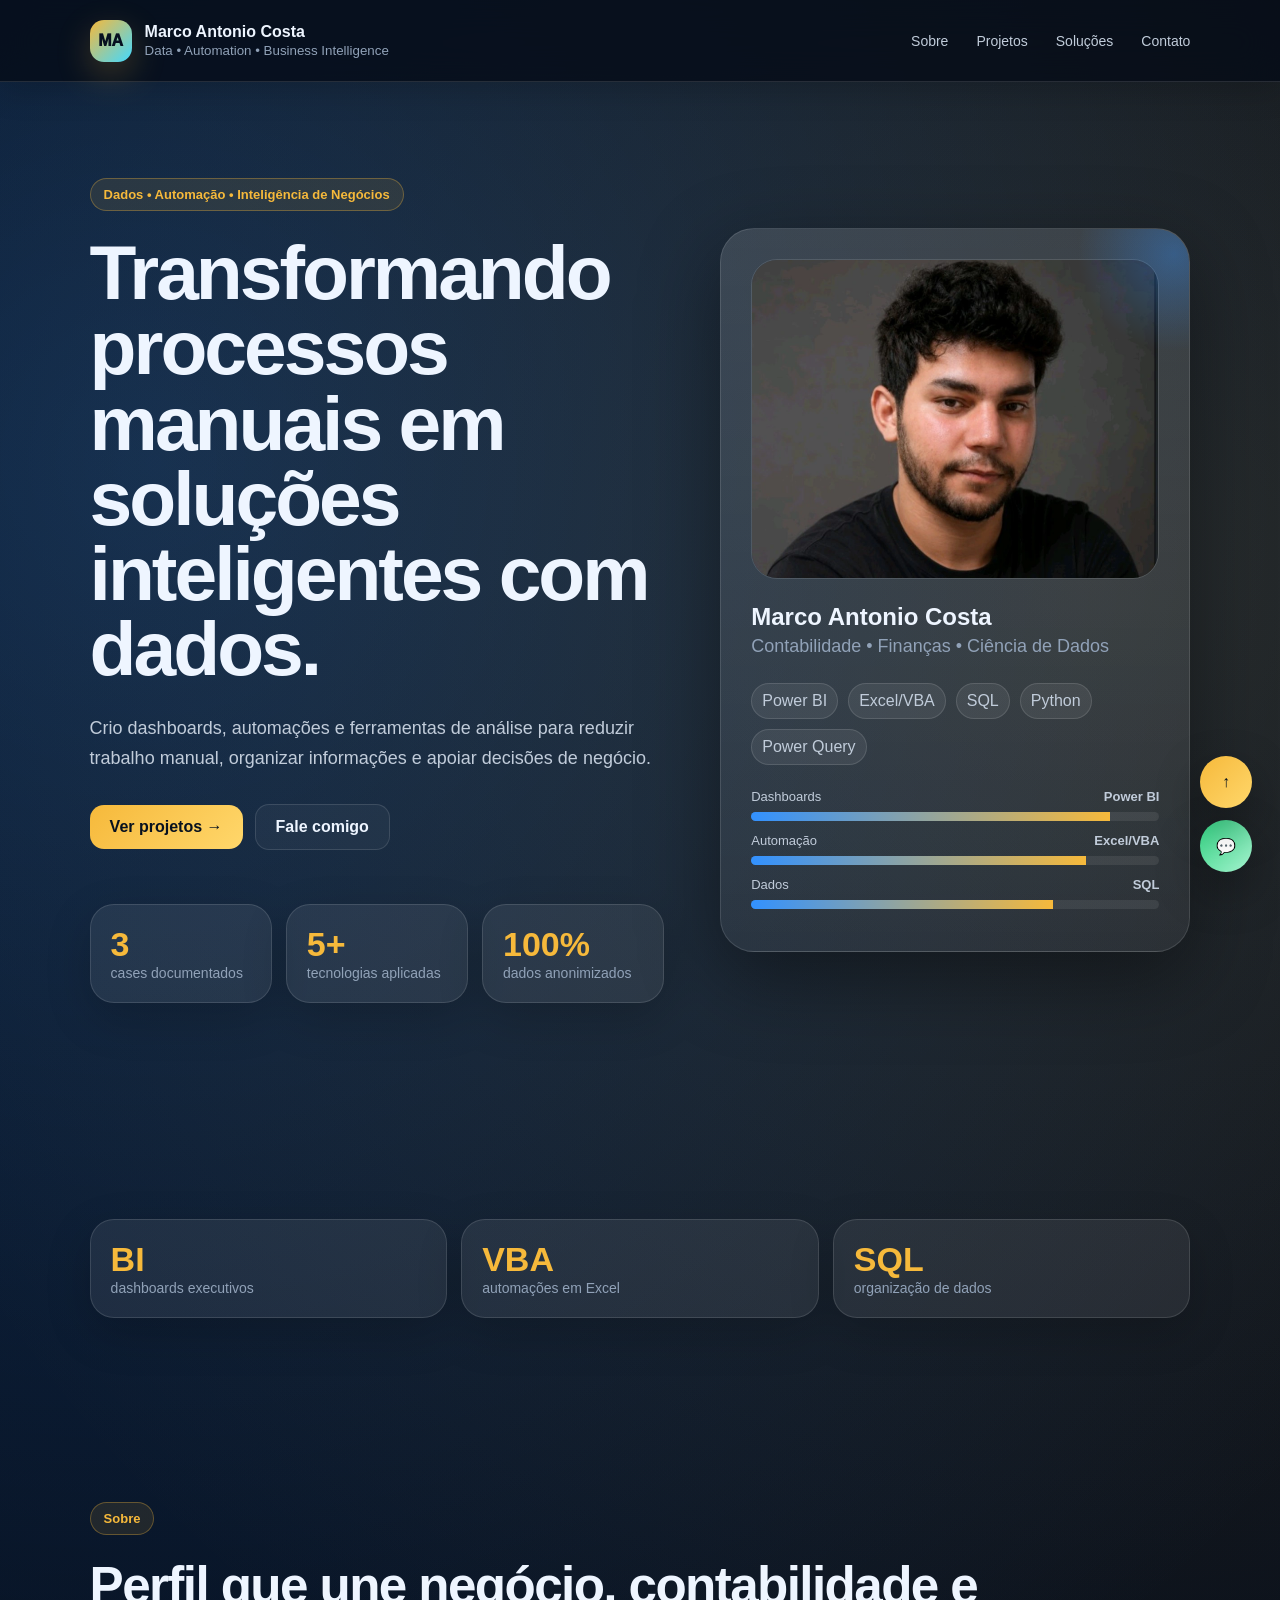
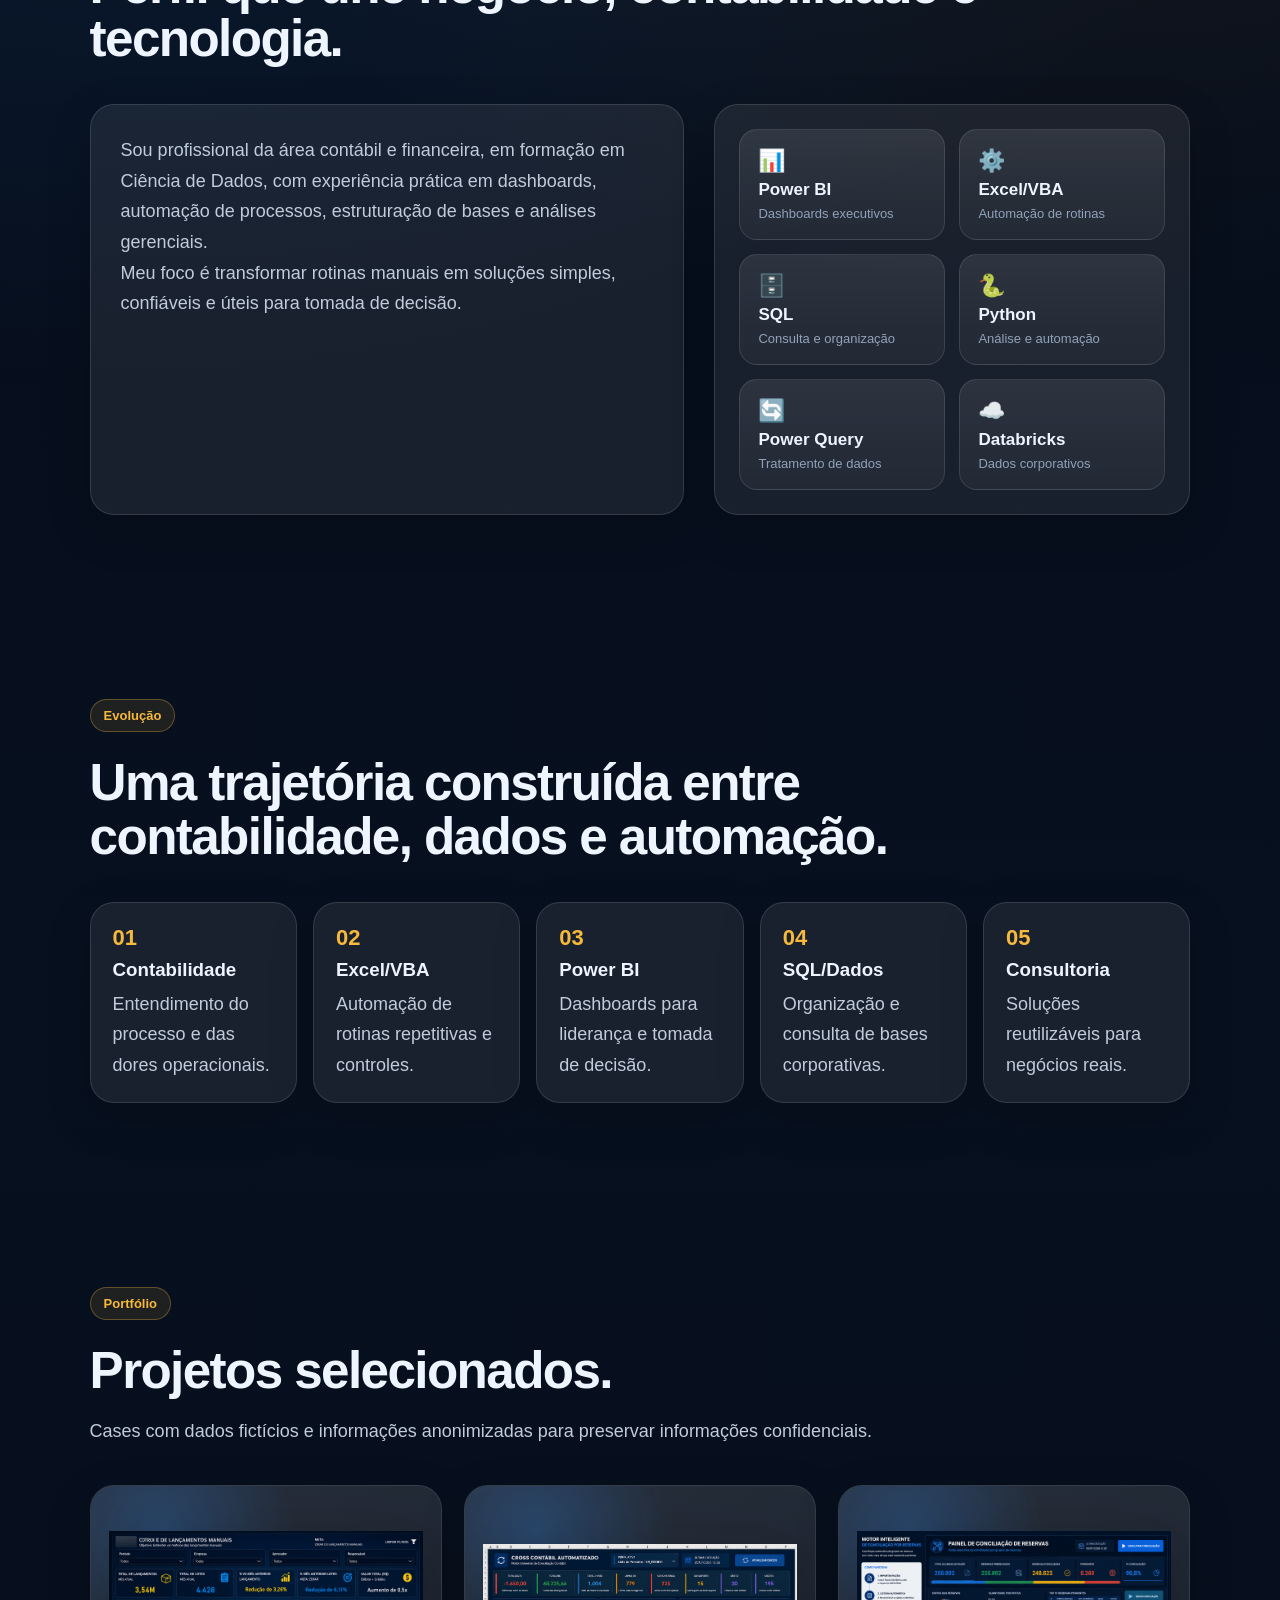
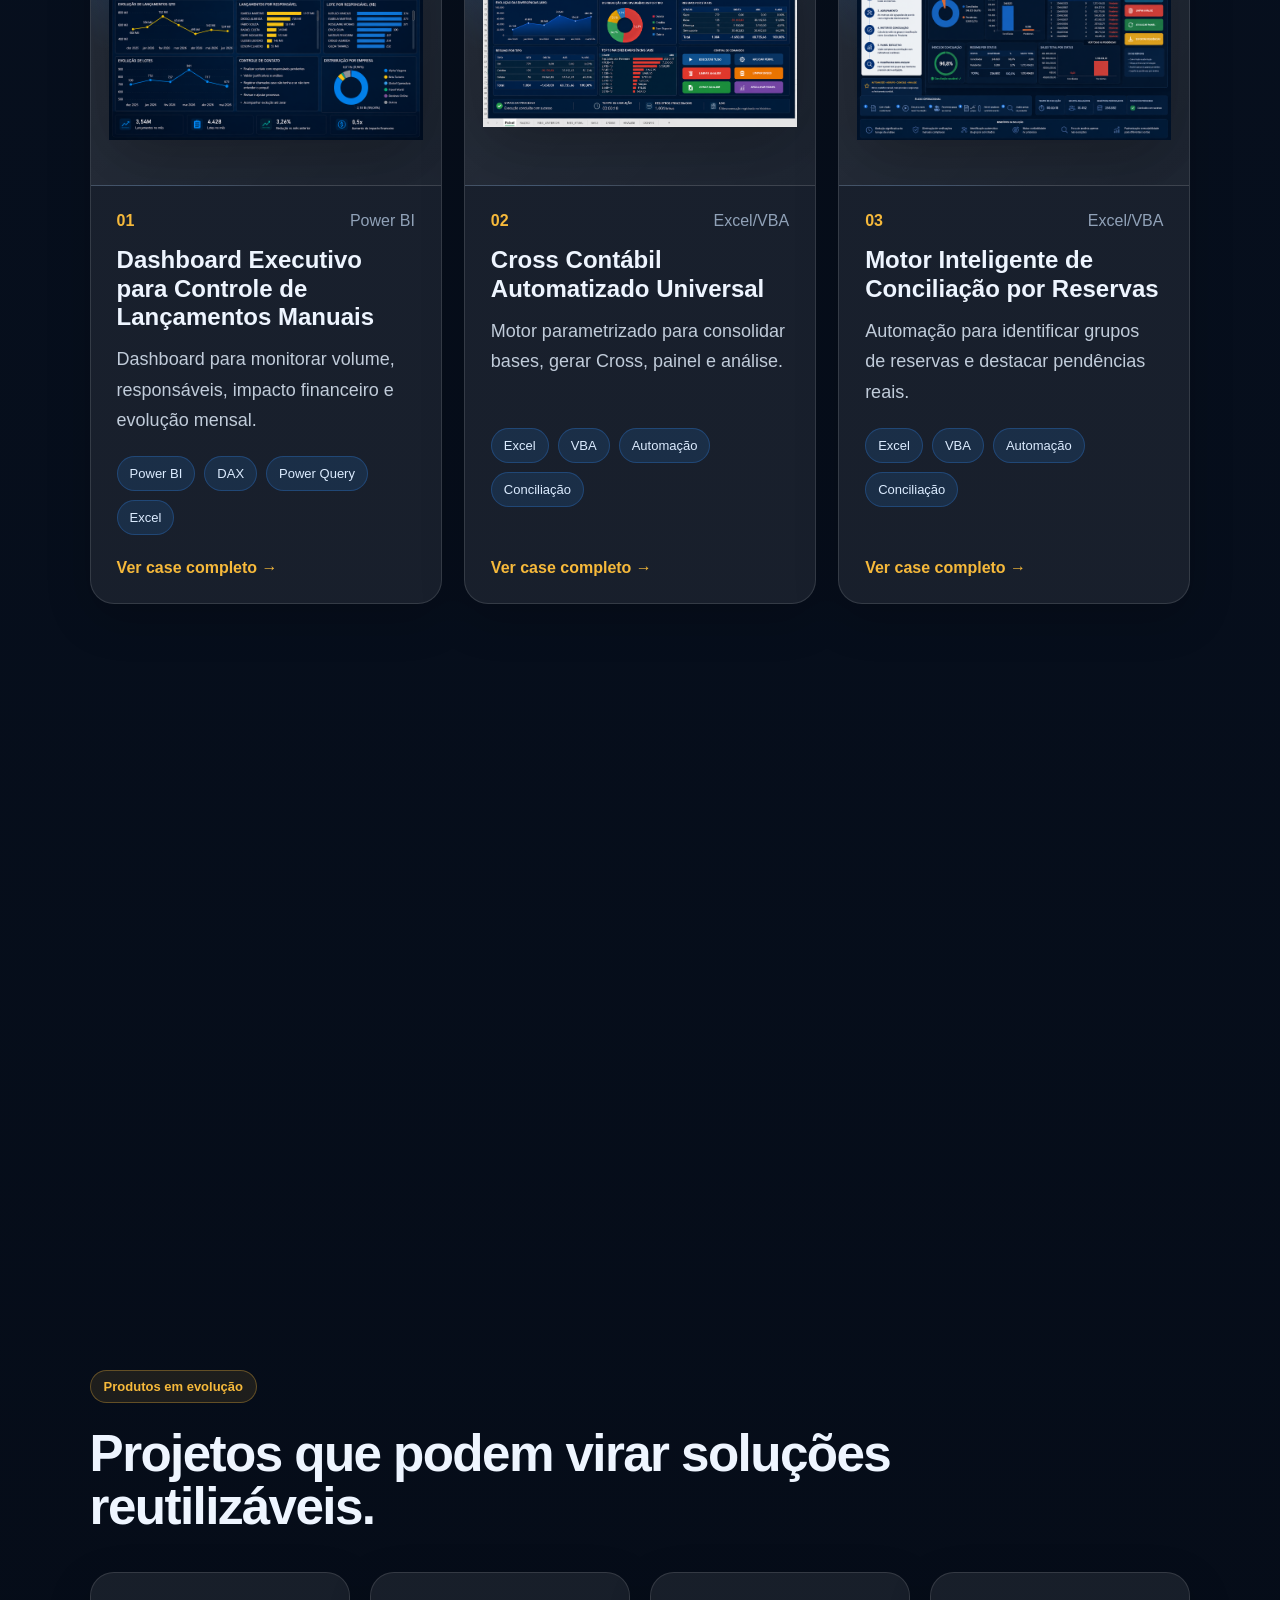
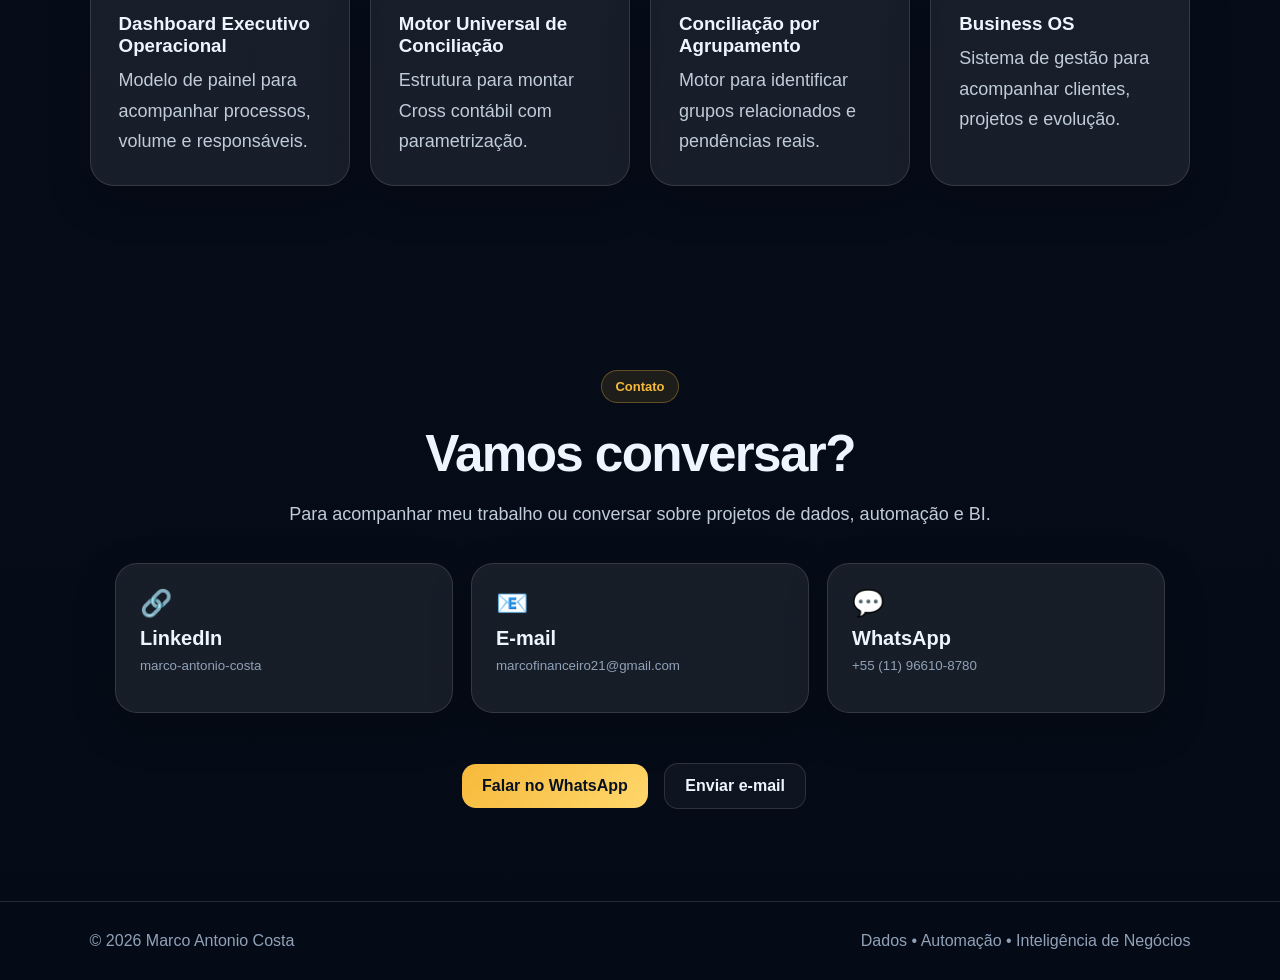
<file: index.html>
<!DOCTYPE html><html lang="pt-BR"><head>
<meta charset="UTF-8">
<meta name="viewport" content="width=device-width,initial-scale=1.0">
<title>Marco Antonio Costa | Dados, Automação e BI</title>
<meta name="description" content="Portfólio de Marco Antonio Costa com projetos em Power BI, Excel/VBA, SQL, automação de processos e inteligência de negócios.">
<meta name="author" content="Marco Antonio Costa">
<meta property="og:title" content="Marco Antonio Costa | Dados, Automação e BI">
<meta property="og:description" content="Projetos em dashboards, automação, conciliação contábil e inteligência de negócios.">
<meta property="og:type" content="website">
<meta name="theme-color" content="#050b16">
<link rel="icon" href="assets/favicon.svg" type="image/svg+xml">
<link rel="stylesheet" href="style.css">
<script defer src="script.js"></script>
</head>
<body>
<header class="navbar"><a class="logo" href="#home"><span class="logo-mark">MA</span><span>Marco Antonio Costa<small>Data • Automation • Business Intelligence</small></span></a><nav class="navlinks"><a href="#sobre">Sobre</a><a href="#projetos">Projetos</a><a href="#solucoes">Soluções</a><a href="#contato">Contato</a></nav></header>
<main>
<section id="home" class="hero">
  <div class="reveal"><span class="eyebrow">Dados • Automação • Inteligência de Negócios</span><h1>Transformando processos manuais em soluções inteligentes com dados.</h1><p>Crio dashboards, automações e ferramentas de análise para reduzir trabalho manual, organizar informações e apoiar decisões de negócio.</p><a class="btn btn-primary" href="#projetos">Ver projetos →</a><a class="btn btn-outline" href="#contato">Fale comigo</a><div class="hero-metrics"><div><strong>3</strong><span>cases documentados</span></div><div><strong>5+</strong><span>tecnologias aplicadas</span></div><div><strong>100%</strong><span>dados anonimizados</span></div></div></div>
  <div class="reveal"><div class="main-card"><div class="profile-photo"><img src="assets/perfil.png" alt="Marco Antonio Costa"></div><h2>Marco Antonio Costa</h2><p>Contabilidade • Finanças • Ciência de Dados</p><div class="tech-cloud"><span>Power BI</span><span>Excel/VBA</span><span>SQL</span><span>Python</span><span>Power Query</span></div><div class="mini-dashboard"><div class="mini-row"><span>Dashboards</span><strong>Power BI</strong></div><div class="bar"><i style="width:88%"></i></div><div class="mini-row"><span>Automação</span><strong>Excel/VBA</strong></div><div class="bar"><i style="width:82%"></i></div><div class="mini-row"><span>Dados</span><strong>SQL</strong></div><div class="bar"><i style="width:74%"></i></div></div></div></div>
</section>

<section class="section reveal"><div class="quick-metrics"><div><strong>BI</strong><span>dashboards executivos</span></div><div><strong>VBA</strong><span>automações em Excel</span></div><div><strong>SQL</strong><span>organização de dados</span></div></div></section>

<section id="sobre" class="section reveal"><div class="section-header"><span class="eyebrow">Sobre</span><h2>Perfil que une negócio, contabilidade e tecnologia.</h2></div><div class="about-grid"><div class="about-text"><p>Sou profissional da área contábil e financeira, em formação em Ciência de Dados, com experiência prática em dashboards, automação de processos, estruturação de bases e análises gerenciais.</p><p>Meu foco é transformar rotinas manuais em soluções simples, confiáveis e úteis para tomada de decisão.</p></div><div class="skill-panel skill-cards">
  <div class="skill-card"><span>📊</span><strong>Power BI</strong><small>Dashboards executivos</small></div>
  <div class="skill-card"><span>⚙️</span><strong>Excel/VBA</strong><small>Automação de rotinas</small></div>
  <div class="skill-card"><span>🗄️</span><strong>SQL</strong><small>Consulta e organização</small></div>
  <div class="skill-card"><span>🐍</span><strong>Python</strong><small>Análise e automação</small></div>
  <div class="skill-card"><span>🔄</span><strong>Power Query</strong><small>Tratamento de dados</small></div>
  <div class="skill-card"><span>☁️</span><strong>Databricks</strong><small>Dados corporativos</small></div>
</div></div></section>

<section class="section reveal"><div class="section-header"><span class="eyebrow">Evolução</span><h2>Uma trajetória construída entre contabilidade, dados e automação.</h2></div><div class="timeline"><div class="timeline-card"><strong>01</strong><h3>Contabilidade</h3><p>Entendimento do processo e das dores operacionais.</p></div><div class="timeline-card"><strong>02</strong><h3>Excel/VBA</h3><p>Automação de rotinas repetitivas e controles.</p></div><div class="timeline-card"><strong>03</strong><h3>Power BI</h3><p>Dashboards para liderança e tomada de decisão.</p></div><div class="timeline-card"><strong>04</strong><h3>SQL/Dados</h3><p>Organização e consulta de bases corporativas.</p></div><div class="timeline-card"><strong>05</strong><h3>Consultoria</h3><p>Soluções reutilizáveis para negócios reais.</p></div></div></section>

<section id="projetos" class="section reveal"><div class="section-header"><span class="eyebrow">Portfólio</span><h2>Projetos selecionados.</h2><p>Cases com dados fictícios e informações anonimizadas para preservar informações confidenciais.</p></div><div class="projects-grid">
<article class="project-card"><a href="projeto-01.html" class="project-cover"><img src="assets/dashboard-projeto-01.png"></a><div class="project-content"><div class="project-top"><span class="project-number">01</span><span class="project-type">Power BI</span></div><h3>Dashboard Executivo para Controle de Lançamentos Manuais</h3><p>Dashboard para monitorar volume, responsáveis, impacto financeiro e evolução mensal.</p><div class="tags"><span>Power BI</span><span>DAX</span><span>Power Query</span><span>Excel</span></div><a class="project-link" href="projeto-01.html">Ver case completo →</a></div></article>
<article class="project-card"><a href="projeto-02.html" class="project-cover"><img src="assets/cross-painel.png"></a><div class="project-content"><div class="project-top"><span class="project-number">02</span><span class="project-type">Excel/VBA</span></div><h3>Cross Contábil Automatizado Universal</h3><p>Motor parametrizado para consolidar bases, gerar Cross, painel e análise.</p><div class="tags"><span>Excel</span><span>VBA</span><span>Automação</span><span>Conciliação</span></div><a class="project-link" href="projeto-02.html">Ver case completo →</a></div></article>
<article class="project-card"><a href="projeto-03.html" class="project-cover"><img src="assets/projeto-03-reservas.png"></a><div class="project-content"><div class="project-top"><span class="project-number">03</span><span class="project-type">Excel/VBA</span></div><h3>Motor Inteligente de Conciliação por Reservas</h3><p>Automação para identificar grupos de reservas e destacar pendências reais.</p><div class="tags"><span>Excel</span><span>VBA</span><span>Automação</span><span>Conciliação</span></div><a class="project-link" href="projeto-03.html">Ver case completo →</a></div></article>
</div></section>

<section id="solucoes" class="section reveal"><div class="section-header"><span class="eyebrow">Soluções</span><h2>Serviços que podem virar produtos.</h2></div><div class="services-grid"><div class="service-card"><span class="icon">📊</span><h3>Dashboards Executivos</h3><p>Indicadores claros para acompanhar resultados e gargalos.</p></div><div class="service-card"><span class="icon">⚙️</span><h3>Automação de Processos</h3><p>Redução de tarefas manuais e repetitivas.</p></div><div class="service-card"><span class="icon">🧩</span><h3>Organização de Bases</h3><p>Dados limpos, integrados e confiáveis.</p></div><div class="service-card"><span class="icon">💼</span><h3>Indicadores Financeiros</h3><p>Visão gerencial para pequenas empresas.</p></div></div></section>

<section class="section reveal"><div class="section-header"><span class="eyebrow">Produtos em evolução</span><h2>Projetos que podem virar soluções reutilizáveis.</h2></div><div class="products-grid"><div class="product-card"><h3>Dashboard Executivo Operacional</h3><p>Modelo de painel para acompanhar processos, volume e responsáveis.</p></div><div class="product-card"><h3>Motor Universal de Conciliação</h3><p>Estrutura para montar Cross contábil com parametrização.</p></div><div class="product-card"><h3>Conciliação por Agrupamento</h3><p>Motor para identificar grupos relacionados e pendências reais.</p></div><div class="product-card"><h3>Business OS</h3><p>Sistema de gestão para acompanhar clientes, projetos e evolução.</p></div></div></section>

<section id="contato" class="section contact reveal">
  <span class="eyebrow">Contato</span>
  <h2>Vamos conversar?</h2>
  <p>Para acompanhar meu trabalho ou conversar sobre projetos de dados, automação e BI.</p>

  <div class="contact-grid">
    <a class="contact-card" href="https://www.linkedin.com/in/marco-antonio-costa-82ba561b3/" target="_blank">
      <span>🔗</span><strong>LinkedIn</strong><small>marco-antonio-costa</small>
    </a>
    <a class="contact-card" href="mailto:marcofinanceiro21@gmail.com">
      <span>📧</span><strong>E-mail</strong><small>marcofinanceiro21@gmail.com</small>
    </a>
    <a class="contact-card" href="https://wa.me/5511966108780" target="_blank">
      <span>💬</span><strong>WhatsApp</strong><small>+55 (11) 96610-8780</small>
    </a>
  </div>

  <div class="contact-actions">
    <a class="btn btn-primary" href="https://wa.me/5511966108780" target="_blank">Falar no WhatsApp</a>
    <a class="btn btn-outline" href="mailto:marcofinanceiro21@gmail.com">Enviar e-mail</a>
  </div>
</section>
</main><footer class="footer"><span>© 2026 Marco Antonio Costa</span><span>Dados • Automação • Inteligência de Negócios</span></footer>
<a class="whatsapp-float" href="https://wa.me/5511966108780" target="_blank" aria-label="WhatsApp">💬</a>
<a class="top-float" href="#home" aria-label="Voltar ao topo">↑</a>
</body></html>
</file>
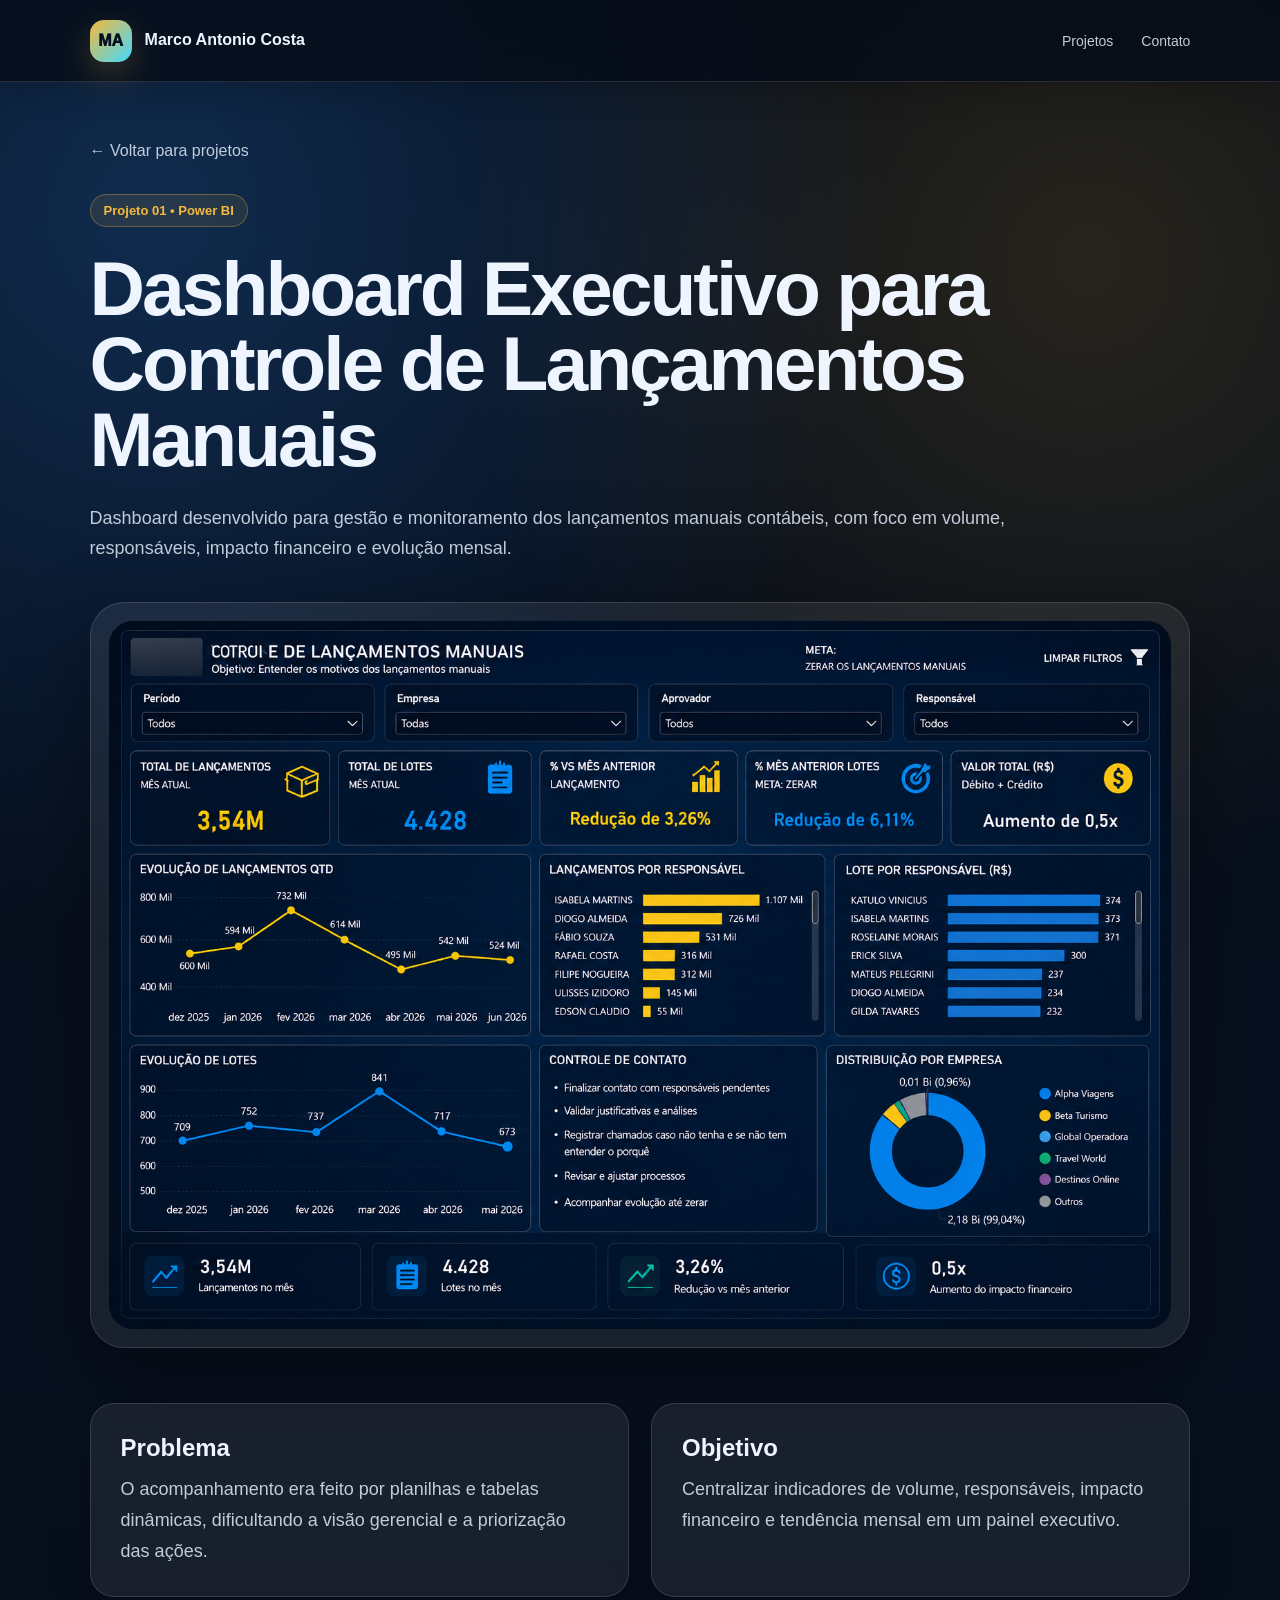
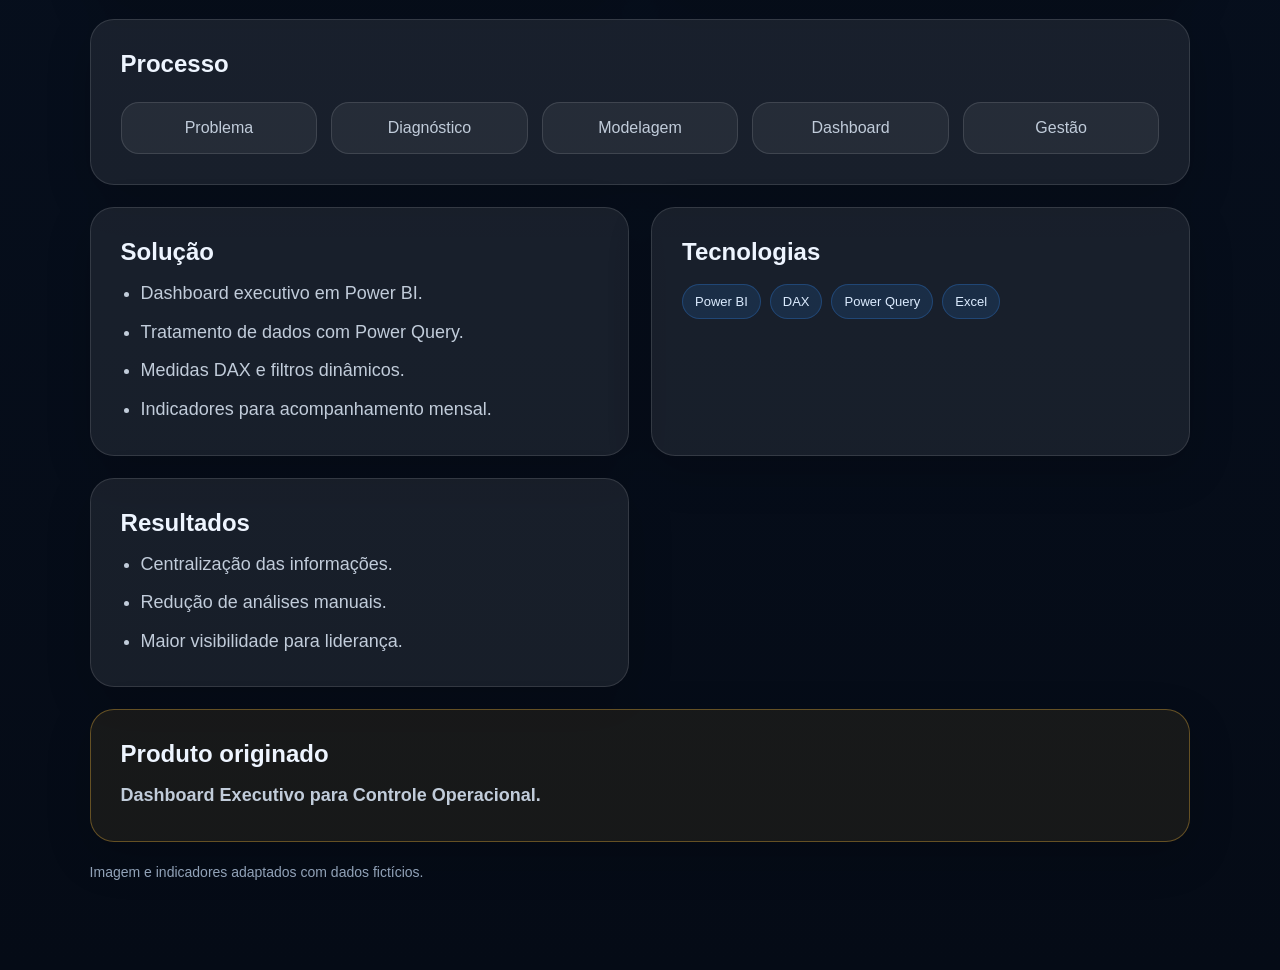
<file: projeto-01.html>
<!DOCTYPE html><html lang="pt-BR"><head><meta charset="UTF-8"><meta name="viewport" content="width=device-width,initial-scale=1.0"><title>Projeto 01 | Dashboard Executivo</title><link rel="stylesheet" href="style.css"><script defer src="script.js"></script></head><body>
<header class="navbar"><a class="logo" href="index.html"><span class="logo-mark">MA</span><span>Marco Antonio Costa</span></a><nav class="navlinks"><a href="index.html#projetos">Projetos</a><a href="index.html#contato">Contato</a></nav></header>
<main class="case-page"><a class="back-link" href="index.html#projetos">← Voltar para projetos</a><section class="case-hero reveal"><span class="eyebrow">Projeto 01 • Power BI</span><h1>Dashboard Executivo para Controle de Lançamentos Manuais</h1><p>Dashboard desenvolvido para gestão e monitoramento dos lançamentos manuais contábeis, com foco em volume, responsáveis, impacto financeiro e evolução mensal.</p></section><section class="case-cover reveal"><img class="case-dashboard-img" src="assets/dashboard-projeto-01.png"></section>
<section class="case-content reveal"><div class="case-block"><h2>Problema</h2><p>O acompanhamento era feito por planilhas e tabelas dinâmicas, dificultando a visão gerencial e a priorização das ações.</p></div><div class="case-block"><h2>Objetivo</h2><p>Centralizar indicadores de volume, responsáveis, impacto financeiro e tendência mensal em um painel executivo.</p></div><div class="case-block process-block"><h2>Processo</h2><div class="process-flow"><div>Problema</div><div>Diagnóstico</div><div>Modelagem</div><div>Dashboard</div><div>Gestão</div></div></div><div class="case-block"><h2>Solução</h2><ul class="result-list"><li>Dashboard executivo em Power BI.</li><li>Tratamento de dados com Power Query.</li><li>Medidas DAX e filtros dinâmicos.</li><li>Indicadores para acompanhamento mensal.</li></ul></div><div class="case-block"><h2>Tecnologias</h2><div class="tags"><span>Power BI</span><span>DAX</span><span>Power Query</span><span>Excel</span></div></div><div class="case-block"><h2>Resultados</h2><ul class="result-list"><li>Centralização das informações.</li><li>Redução de análises manuais.</li><li>Maior visibilidade para liderança.</li></ul></div><div class="case-block product-origin"><h2>Produto originado</h2><p><strong>Dashboard Executivo para Controle Operacional.</strong></p></div><p class="confidential-note">Imagem e indicadores adaptados com dados fictícios.</p></section></main></body></html>
</file>
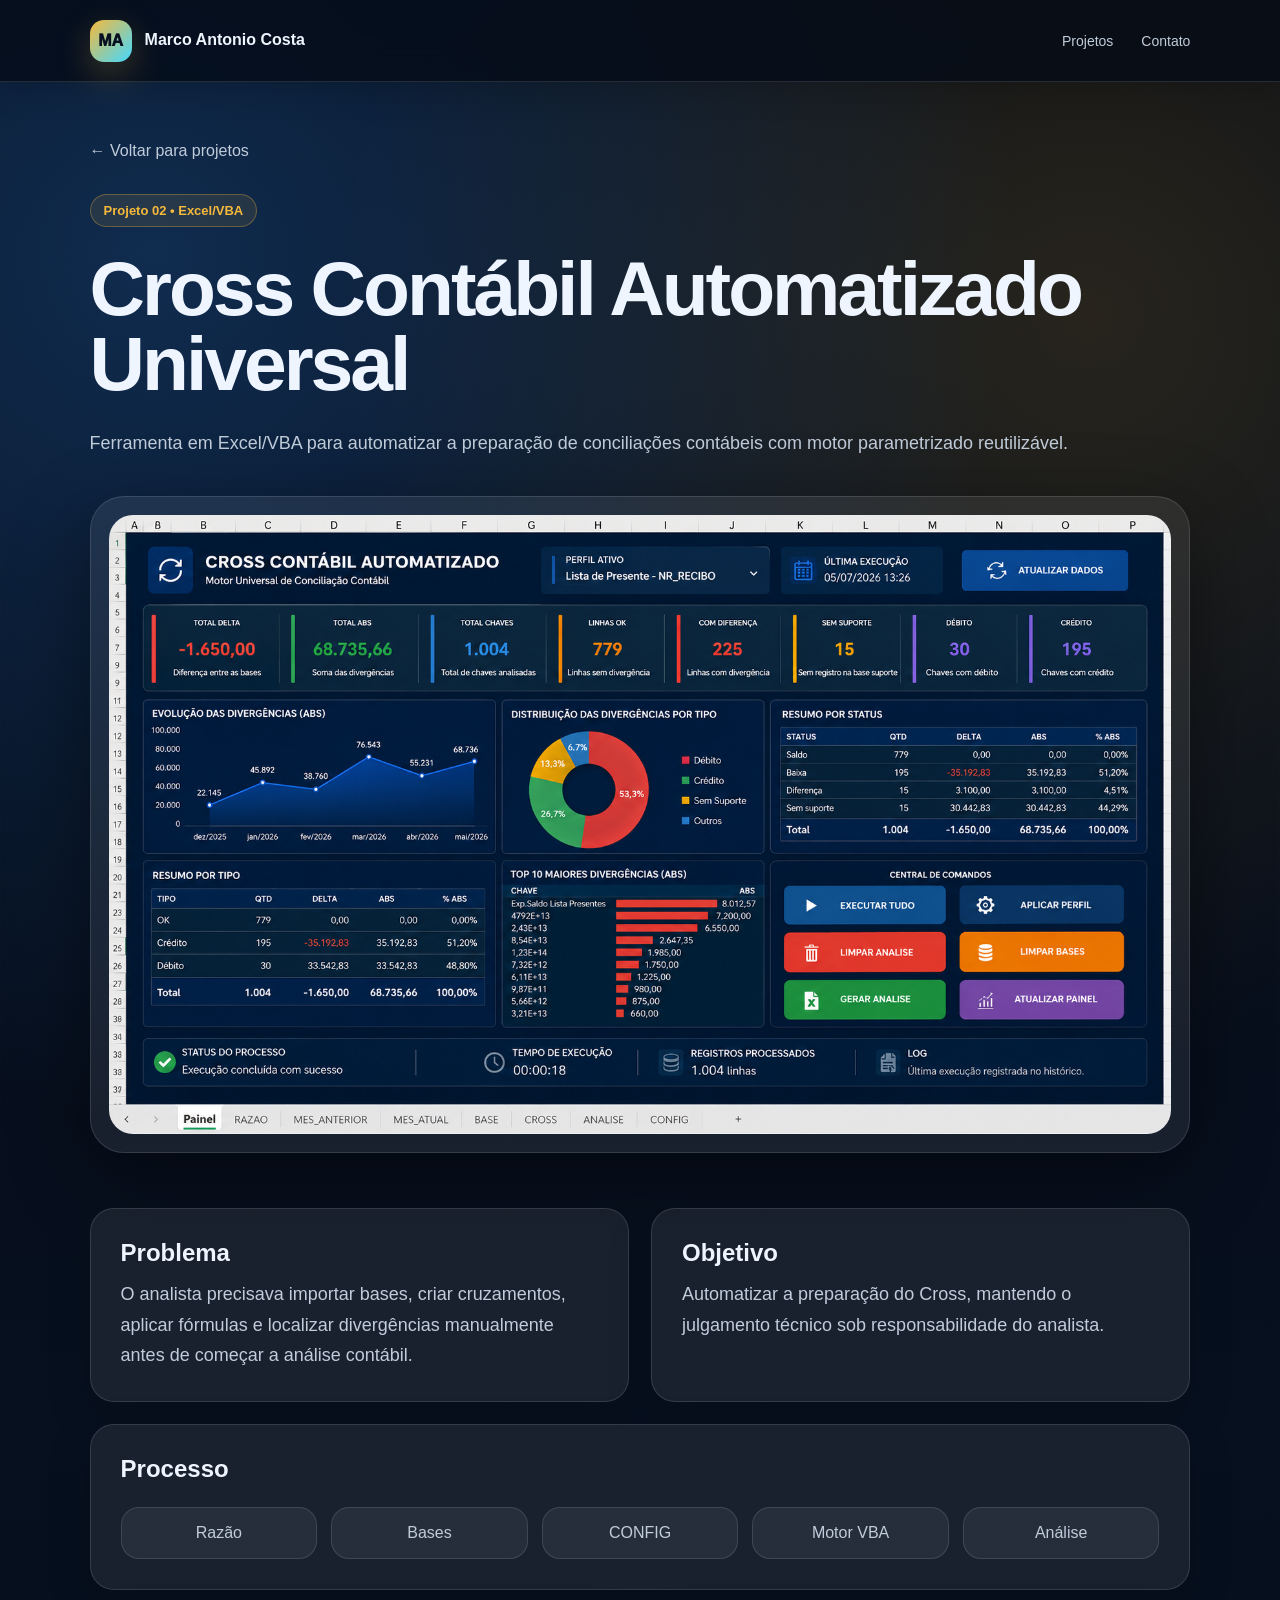
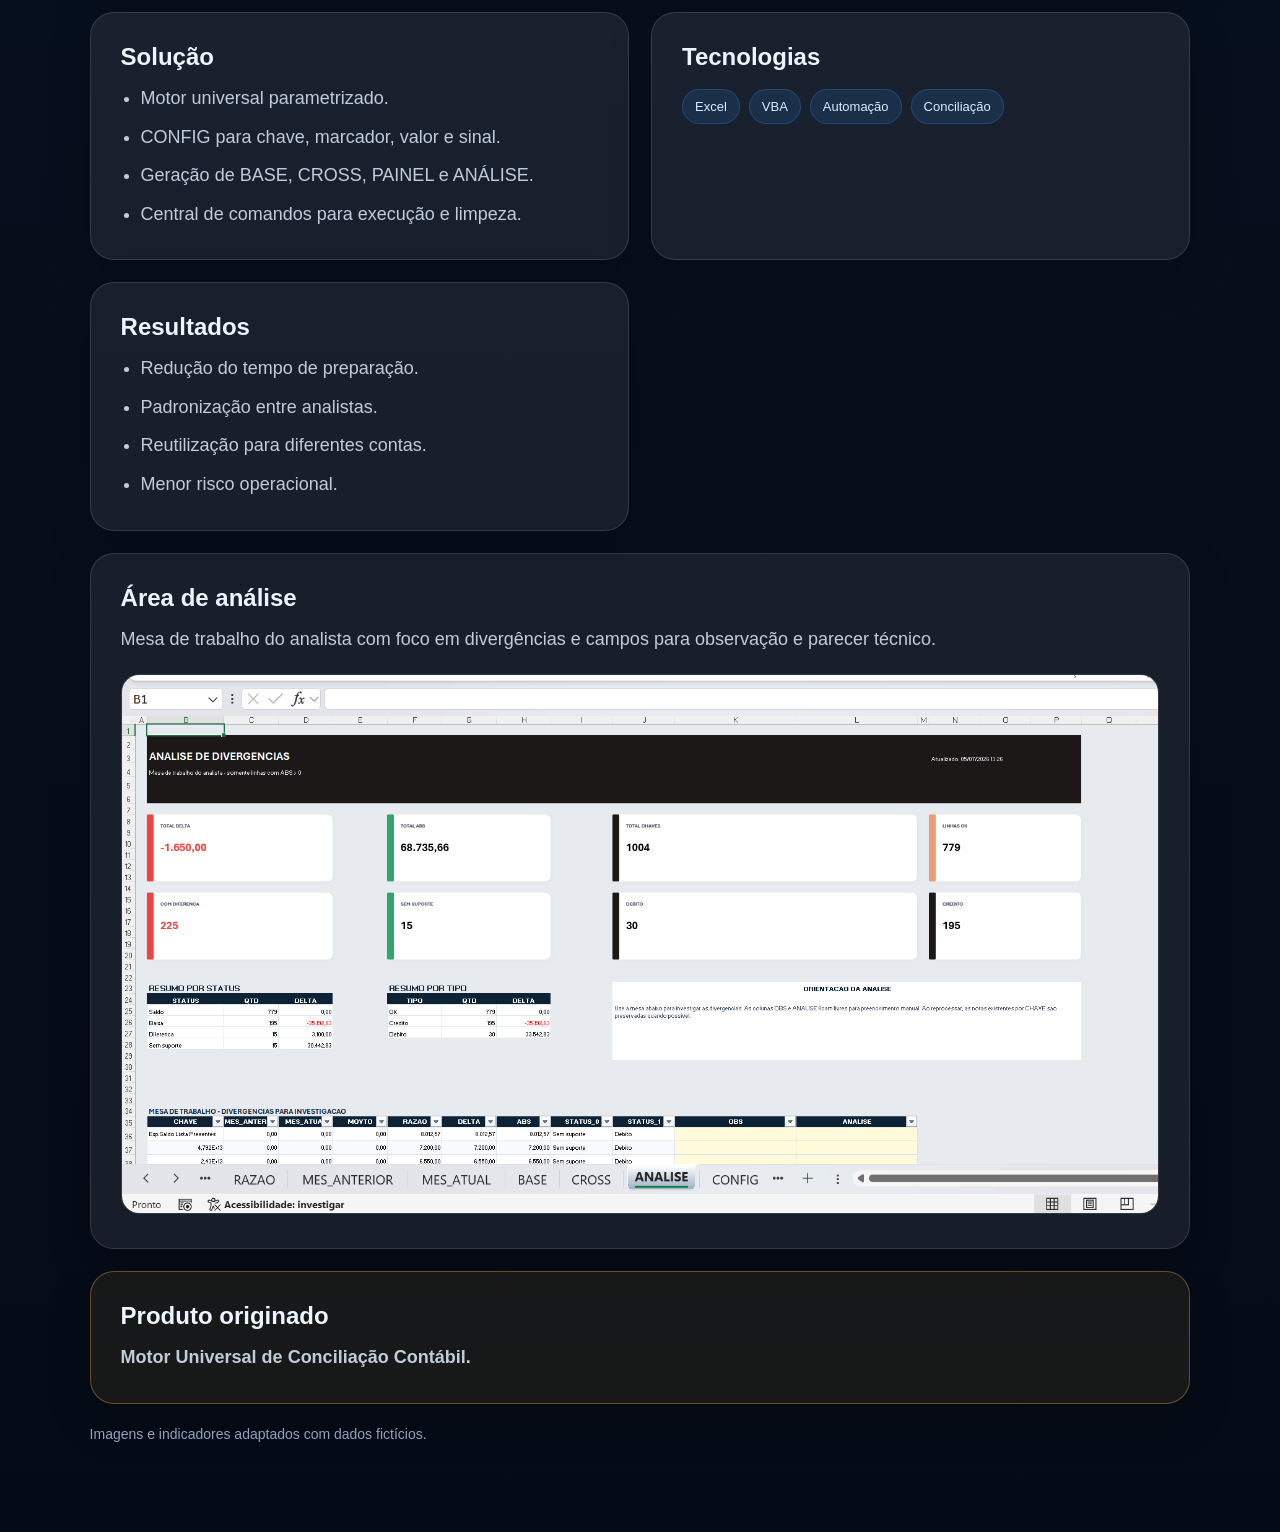
<file: projeto-02.html>
<!DOCTYPE html><html lang="pt-BR"><head><meta charset="UTF-8"><meta name="viewport" content="width=device-width,initial-scale=1.0"><title>Projeto 02 | Cross Contábil</title><link rel="stylesheet" href="style.css"><script defer src="script.js"></script></head><body>
<header class="navbar"><a class="logo" href="index.html"><span class="logo-mark">MA</span><span>Marco Antonio Costa</span></a><nav class="navlinks"><a href="index.html#projetos">Projetos</a><a href="index.html#contato">Contato</a></nav></header>
<main class="case-page"><a class="back-link" href="index.html#projetos">← Voltar para projetos</a><section class="case-hero reveal"><span class="eyebrow">Projeto 02 • Excel/VBA</span><h1>Cross Contábil Automatizado Universal</h1><p>Ferramenta em Excel/VBA para automatizar a preparação de conciliações contábeis com motor parametrizado reutilizável.</p></section><section class="case-cover reveal"><img class="case-dashboard-img" src="assets/cross-painel.png"></section>
<section class="case-content reveal"><div class="case-block"><h2>Problema</h2><p>O analista precisava importar bases, criar cruzamentos, aplicar fórmulas e localizar divergências manualmente antes de começar a análise contábil.</p></div><div class="case-block"><h2>Objetivo</h2><p>Automatizar a preparação do Cross, mantendo o julgamento técnico sob responsabilidade do analista.</p></div><div class="case-block process-block"><h2>Processo</h2><div class="process-flow"><div>Razão</div><div>Bases</div><div>CONFIG</div><div>Motor VBA</div><div>Análise</div></div></div><div class="case-block"><h2>Solução</h2><ul class="result-list"><li>Motor universal parametrizado.</li><li>CONFIG para chave, marcador, valor e sinal.</li><li>Geração de BASE, CROSS, PAINEL e ANÁLISE.</li><li>Central de comandos para execução e limpeza.</li></ul></div><div class="case-block"><h2>Tecnologias</h2><div class="tags"><span>Excel</span><span>VBA</span><span>Automação</span><span>Conciliação</span></div></div><div class="case-block"><h2>Resultados</h2><ul class="result-list"><li>Redução do tempo de preparação.</li><li>Padronização entre analistas.</li><li>Reutilização para diferentes contas.</li><li>Menor risco operacional.</li></ul></div><div class="case-block full"><h2>Área de análise</h2><p>Mesa de trabalho do analista com foco em divergências e campos para observação e parecer técnico.</p><img class="secondary-img" src="assets/cross-analise.png"></div><div class="case-block product-origin"><h2>Produto originado</h2><p><strong>Motor Universal de Conciliação Contábil.</strong></p></div><p class="confidential-note">Imagens e indicadores adaptados com dados fictícios.</p></section></main></body></html>
</file>
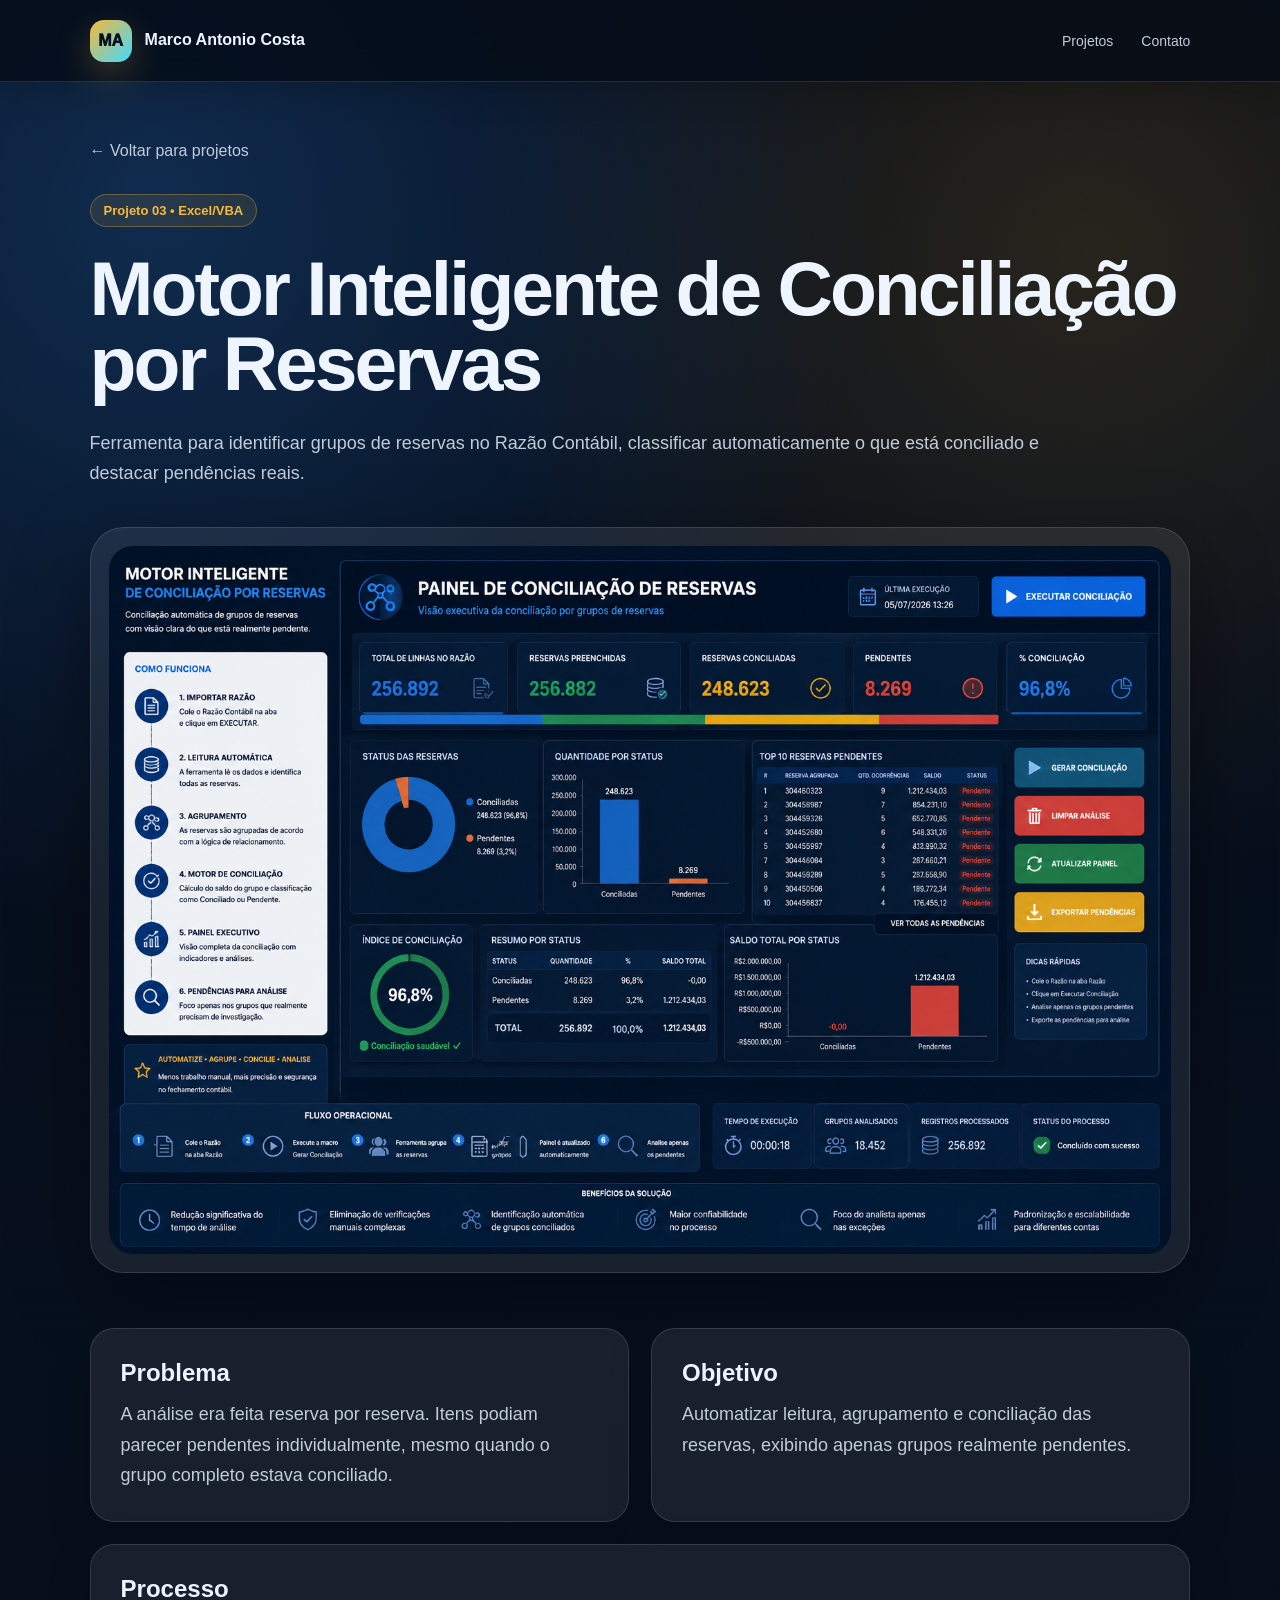
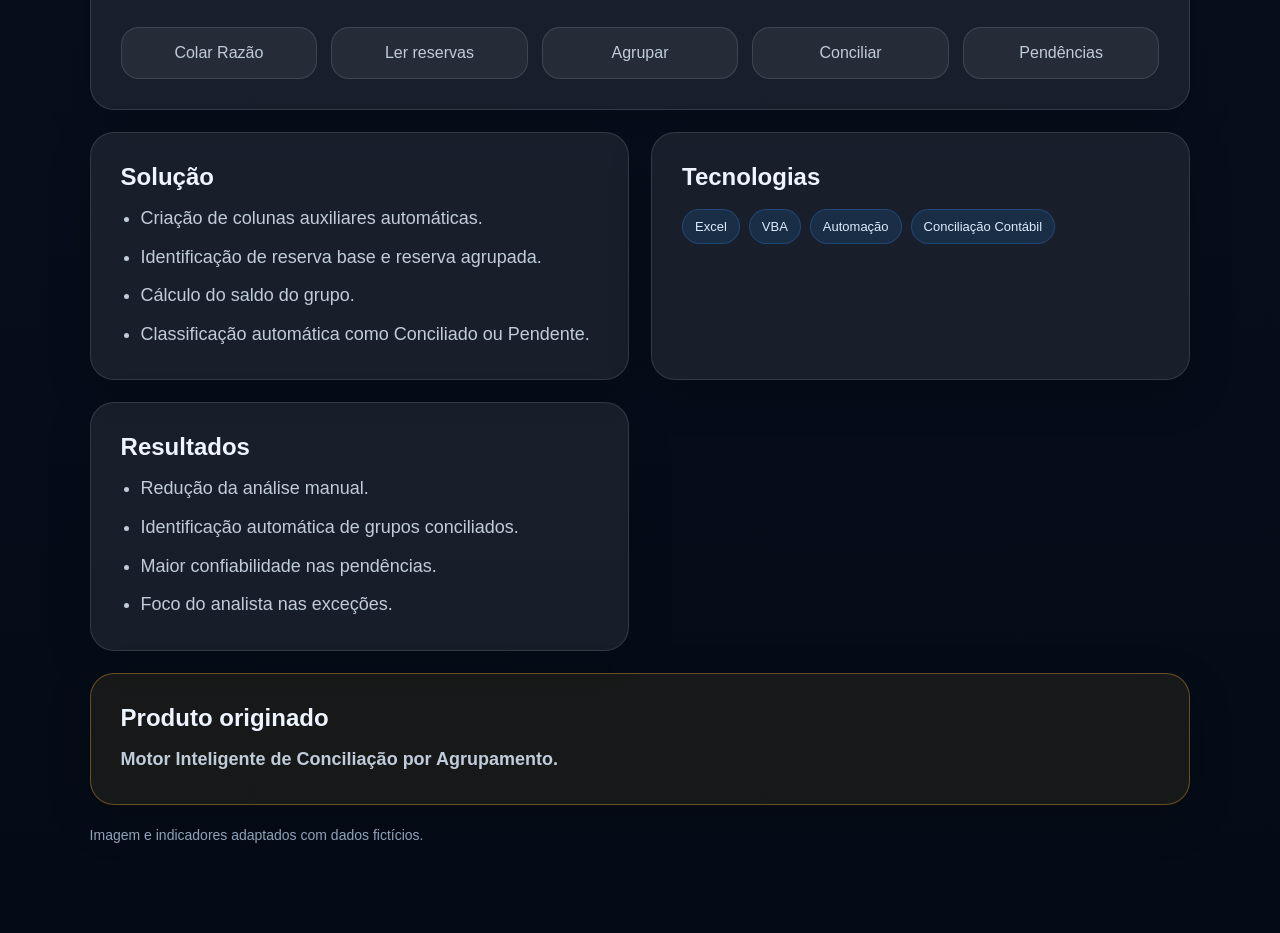
<file: projeto-03.html>
<!DOCTYPE html><html lang="pt-BR"><head><meta charset="UTF-8"><meta name="viewport" content="width=device-width,initial-scale=1.0"><title>Projeto 03 | Conciliação por Reservas</title><link rel="stylesheet" href="style.css"><script defer src="script.js"></script></head><body>
<header class="navbar"><a class="logo" href="index.html"><span class="logo-mark">MA</span><span>Marco Antonio Costa</span></a><nav class="navlinks"><a href="index.html#projetos">Projetos</a><a href="index.html#contato">Contato</a></nav></header>
<main class="case-page"><a class="back-link" href="index.html#projetos">← Voltar para projetos</a><section class="case-hero reveal"><span class="eyebrow">Projeto 03 • Excel/VBA</span><h1>Motor Inteligente de Conciliação por Reservas</h1><p>Ferramenta para identificar grupos de reservas no Razão Contábil, classificar automaticamente o que está conciliado e destacar pendências reais.</p></section><section class="case-cover reveal"><img class="case-dashboard-img" src="assets/projeto-03-reservas.png"></section>
<section class="case-content reveal"><div class="case-block"><h2>Problema</h2><p>A análise era feita reserva por reserva. Itens podiam parecer pendentes individualmente, mesmo quando o grupo completo estava conciliado.</p></div><div class="case-block"><h2>Objetivo</h2><p>Automatizar leitura, agrupamento e conciliação das reservas, exibindo apenas grupos realmente pendentes.</p></div><div class="case-block process-block"><h2>Processo</h2><div class="process-flow"><div>Colar Razão</div><div>Ler reservas</div><div>Agrupar</div><div>Conciliar</div><div>Pendências</div></div></div><div class="case-block"><h2>Solução</h2><ul class="result-list"><li>Criação de colunas auxiliares automáticas.</li><li>Identificação de reserva base e reserva agrupada.</li><li>Cálculo do saldo do grupo.</li><li>Classificação automática como Conciliado ou Pendente.</li></ul></div><div class="case-block"><h2>Tecnologias</h2><div class="tags"><span>Excel</span><span>VBA</span><span>Automação</span><span>Conciliação Contábil</span></div></div><div class="case-block"><h2>Resultados</h2><ul class="result-list"><li>Redução da análise manual.</li><li>Identificação automática de grupos conciliados.</li><li>Maior confiabilidade nas pendências.</li><li>Foco do analista nas exceções.</li></ul></div><div class="case-block product-origin"><h2>Produto originado</h2><p><strong>Motor Inteligente de Conciliação por Agrupamento.</strong></p></div><p class="confidential-note">Imagem e indicadores adaptados com dados fictícios.</p></section></main></body></html>
</file>
<file: style.css>
:root{
  --bg:#050b16;--bg2:#071426;--panel:rgba(255,255,255,.075);--panel2:rgba(255,255,255,.115);
  --line:rgba(255,255,255,.12);--text:#eef5ff;--muted:#c1ccda;--muted3:#91a2b8;
  --gold:#f6b93b;--blue:#3291ff;--cyan:#43d9ff;--green:#32d583;--red:#ff5d5d;
  --shadow:0 25px 80px rgba(0,0,0,.42)
}
*{box-sizing:border-box;margin:0;padding:0}
html{scroll-behavior:smooth}
body{
  font-family:Inter,Segoe UI,Arial,sans-serif;
  background:radial-gradient(circle at 12% 8%,rgba(50,145,255,.24),transparent 28%),
             radial-gradient(circle at 85% 10%,rgba(246,185,59,.14),transparent 25%),
             linear-gradient(180deg,var(--bg),#07101f 45%,#050b16);
  color:var(--text);overflow-x:hidden
}
body:before{
  content:"";position:fixed;inset:0;pointer-events:none;opacity:.04;z-index:0;
  background-image:linear-gradient(rgba(255,255,255,.08) 1px,transparent 1px),linear-gradient(90deg,rgba(255,255,255,.08) 1px,transparent 1px);
  background-size:70px 70px
}
.navbar{position:sticky;top:0;z-index:10;height:82px;display:flex;justify-content:space-between;align-items:center;padding:0 7vw;background:rgba(5,11,22,.78);border-bottom:1px solid var(--line);backdrop-filter:blur(18px)}
.logo{display:flex;gap:13px;align-items:center;text-decoration:none;color:var(--text);font-weight:900}
.logo-mark{width:42px;height:42px;border-radius:14px;background:linear-gradient(135deg,var(--gold),#43d9ff);display:grid;place-items:center;color:#061020;font-weight:950;box-shadow:0 12px 35px rgba(246,185,59,.24)}
.logo small{display:block;color:var(--muted3);font-weight:500;margin-top:2px}
.navlinks{display:flex;gap:28px}.navlinks a{color:var(--muted);text-decoration:none;font-size:14px}.navlinks a:hover{color:var(--gold)}
.hero{position:relative;z-index:1;min-height:calc(100vh - 82px);display:grid;grid-template-columns:1.1fr .9fr;gap:56px;align-items:center;padding:86px 7vw 70px}
.eyebrow{display:inline-flex;width:fit-content;padding:8px 13px;border-radius:999px;border:1px solid rgba(246,185,59,.32);background:rgba(246,185,59,.10);color:var(--gold);font-size:13px;font-weight:800;margin-bottom:24px}
h1{font-size:clamp(42px,6vw,80px);line-height:.98;letter-spacing:-3px;margin-bottom:26px}
.hero p,.section p,.case-hero p,.case-block p,.case-block li,.project-content p,.service-card p,.timeline-card p,.product-card p{color:var(--muted);font-size:18px;line-height:1.7}
.btn{display:inline-flex;padding:13px 20px;border-radius:14px;text-decoration:none;font-weight:850;margin-right:12px;margin-top:30px;transition:.25s;align-items:center;gap:10px}
.btn:hover{transform:translateY(-2px)}.btn-primary{background:linear-gradient(135deg,var(--gold),#ffd76b);color:#07111f}.btn-outline{border:1px solid var(--line);color:var(--text);background:rgba(255,255,255,.04)}
.hero-metrics,.quick-metrics{display:grid;grid-template-columns:repeat(3,1fr);gap:14px;margin-top:54px}
.hero-metrics div,.quick-metrics div,.project-card,.service-card,.case-block,.timeline-card,.product-card,.about-text,.skill-panel,.main-card{background:var(--panel);border:1px solid var(--line);border-radius:24px;box-shadow:0 15px 45px rgba(0,0,0,.18)}
.hero-metrics div,.quick-metrics div{padding:20px}.hero-metrics strong,.quick-metrics strong{display:block;font-size:34px;color:var(--gold)}.hero-metrics span,.quick-metrics span{color:var(--muted3);font-size:14px}
.main-card{background:linear-gradient(180deg,rgba(255,255,255,.13),rgba(255,255,255,.055));box-shadow:var(--shadow);border-radius:34px;padding:30px;position:relative;overflow:hidden}
.main-card:before{content:"";position:absolute;right:-90px;top:-80px;width:210px;height:210px;background:radial-gradient(circle,rgba(50,145,255,.35),transparent 65%)}
.profile-photo{width:100%;aspect-ratio:1.1/.86;border-radius:26px;overflow:hidden;margin-bottom:24px;border:1px solid var(--line)}.profile-photo img{width:100%;height:100%;object-fit:cover;object-position:center 38%;display:block}
.main-card p{color:var(--muted3)}.mini-dashboard{margin-top:24px}.mini-row{display:flex;justify-content:space-between;color:var(--muted);font-size:13px}.bar{height:9px;border-radius:99px;background:rgba(255,255,255,.08);overflow:hidden;margin:8px 0 12px}.bar i{display:block;height:100%;background:linear-gradient(90deg,var(--blue),var(--gold))}
.tech-cloud{display:flex;gap:10px;flex-wrap:wrap;margin-top:22px}.tech-cloud span{background:rgba(255,255,255,.07);border:1px solid var(--line);padding:8px 10px;border-radius:999px;color:var(--muted)}
.section{position:relative;z-index:1;padding:92px 7vw}.section-header{max-width:900px;margin-bottom:38px}.section h2,.section-header h2{font-size:clamp(34px,4vw,56px);line-height:1.05;letter-spacing:-1.6px;margin-bottom:18px}
.about-grid{display:grid;grid-template-columns:1fr .8fr;gap:30px}.about-text,.skill-panel{padding:30px}.skill-panel{display:flex;flex-wrap:wrap;gap:12px}.skill-panel span,.tags span{padding:9px 12px;border-radius:999px;background:rgba(50,145,255,.13);border:1px solid rgba(50,145,255,.26);font-size:13px;color:#dcecff}
.projects-grid{display:grid;grid-template-columns:repeat(3,1fr);gap:22px}.project-card{overflow:hidden;transition:.28s}.project-card:hover{transform:translateY(-8px);border-color:rgba(246,185,59,.48);background:var(--panel2)}.project-card.featured{grid-column:span 2}
.project-cover{height:330px;display:block;background:linear-gradient(135deg,rgba(50,145,255,.26),rgba(246,185,59,.16));border-bottom:1px solid var(--line);text-decoration:none;color:var(--text);overflow:hidden}.project-cover img{width:100%;height:100%;object-fit:cover;object-position:center top;transition:.4s}.project-card:hover .project-cover img{transform:scale(1.04)}
.project-content{padding:26px}.project-top{display:flex;justify-content:space-between;margin-bottom:16px}.project-number{color:var(--gold);font-weight:900}.project-type{color:var(--muted3)}.project-content h3{font-size:24px;line-height:1.2;margin-bottom:12px}.tags{display:flex;flex-wrap:wrap;gap:9px;margin-top:18px}.project-link{color:var(--gold);font-weight:900;text-decoration:none;display:inline-block;margin-top:22px}
.services-grid,.products-grid{display:grid;grid-template-columns:repeat(4,1fr);gap:20px}.service-card,.product-card{padding:28px;transition:.28s}.service-card:hover,.product-card:hover{transform:translateY(-5px);border-color:rgba(67,217,255,.32);background:var(--panel2)}.service-card h3,.product-card h3{margin:12px 0 8px}.icon{font-size:30px}
.timeline{display:grid;grid-template-columns:repeat(5,1fr);gap:16px}.timeline-card{padding:22px}.timeline-card strong{color:var(--gold);font-size:22px}.timeline-card h3{margin:8px 0}
.process-flow{display:grid;grid-template-columns:repeat(5,1fr);gap:14px;margin-top:24px}.process-flow div{background:rgba(255,255,255,.06);border:1px solid var(--line);border-radius:18px;padding:16px;text-align:center;color:var(--muted)}
.contact{text-align:center}.contact-actions{margin-top:20px}.footer{padding:30px 7vw;color:var(--muted3);border-top:1px solid var(--line);display:flex;justify-content:space-between}
.case-page{position:relative;z-index:1;max-width:1500px;margin:0 auto;padding:60px 7vw 90px}.back-link{color:var(--muted);text-decoration:none;display:inline-block;margin-bottom:34px}.case-hero{margin-bottom:38px}.case-hero h1{max-width:1100px}.case-hero p{max-width:980px}
.case-cover{border:1px solid var(--line);background:var(--panel);border-radius:34px;padding:14px;box-shadow:var(--shadow)}.case-dashboard-img{width:100%;border-radius:24px;display:block}
.case-content{margin-top:55px;display:grid;grid-template-columns:repeat(2,1fr);gap:22px}.case-block{padding:30px}.case-block h2{font-size:24px;margin-bottom:12px}.result-list{padding-left:20px}.result-list li+li{margin-top:8px}.full,.product-origin,.confidential-note,.process-block{grid-column:1/-1}.product-origin{border-color:rgba(246,185,59,.35);background:rgba(246,185,59,.075)}.secondary-img{width:100%;border-radius:18px;margin-top:20px;border:1px solid var(--line)}.confidential-note{color:var(--muted3);font-size:14px}
.reveal{opacity:0;transform:translateY(18px);transition:.7s}.reveal.active{opacity:1;transform:translateY(0)}
@media(max-width:1050px){.hero,.about-grid,.projects-grid,.services-grid,.products-grid,.timeline,.case-content,.process-flow{grid-template-columns:1fr}.project-card.featured,.full,.product-origin,.confidential-note,.process-block{grid-column:span 1}.hero-metrics,.quick-metrics{grid-template-columns:1fr}.main-card{max-width:520px}.navbar{height:auto;padding:18px 6vw;flex-direction:column;gap:14px}.navlinks{flex-wrap:wrap;justify-content:center}.section{padding:70px 6vw}.project-cover{height:240px}.footer{flex-direction:column;gap:8px}}

/* Ajustes v5 */
.logo span:last-child{line-height:1.15}
.skill-cards{
  display:grid!important;
  grid-template-columns:repeat(2,minmax(0,1fr));
  gap:14px!important;
  padding:24px!important;
}
.skill-card{
  display:flex;
  flex-direction:column;
  gap:6px;
  padding:18px;
  border-radius:18px;
  background:linear-gradient(180deg,rgba(255,255,255,.09),rgba(255,255,255,.04));
  border:1px solid rgba(255,255,255,.11);
  transition:.25s ease;
}
.skill-card:hover{
  transform:translateY(-4px);
  border-color:rgba(246,185,59,.38);
  background:linear-gradient(180deg,rgba(246,185,59,.10),rgba(255,255,255,.04));
}
.skill-card span{
  background:none!important;
  border:0!important;
  padding:0!important;
  font-size:22px!important;
}
.skill-card strong{
  font-size:17px;
  color:var(--text);
}
.skill-card small{
  color:var(--muted3);
  font-size:13px;
}
.contact-grid{
  max-width:1050px;
  margin:34px auto 8px;
  display:grid;
  grid-template-columns:repeat(3,minmax(0,1fr));
  gap:18px;
}
.contact-card{
  text-decoration:none;
  color:var(--text);
  padding:24px;
  border-radius:22px;
  background:var(--panel);
  border:1px solid var(--line);
  display:flex;
  flex-direction:column;
  gap:8px;
  transition:.25s ease;
  box-shadow:0 15px 45px rgba(0,0,0,.18);
}
.contact-card:hover{
  transform:translateY(-5px);
  border-color:rgba(246,185,59,.42);
  background:var(--panel2);
}
.contact-card span{
  font-size:26px;
}
.contact-card strong{
  font-size:20px;
}
.contact-card small{
  color:var(--muted3);
  overflow-wrap:anywhere;
}
.whatsapp-float,.top-float{
  position:fixed;
  right:24px;
  z-index:30;
  width:52px;
  height:52px;
  display:grid;
  place-items:center;
  border-radius:999px;
  text-decoration:none;
  color:#07111f;
  font-weight:900;
  box-shadow:0 18px 45px rgba(0,0,0,.35);
  transition:.25s ease;
}
.whatsapp-float{
  bottom:24px;
  background:linear-gradient(135deg,#32d583,#a7f3d0);
}
.top-float{
  bottom:86px;
  background:linear-gradient(135deg,var(--gold),#ffd76b);
}
.whatsapp-float:hover,.top-float:hover{
  transform:translateY(-4px) scale(1.03);
}
.project-card{
  position:relative;
}
.project-card:after{
  content:"";
  position:absolute;
  inset:0;
  border-radius:24px;
  pointer-events:none;
  opacity:0;
  box-shadow:0 0 0 1px rgba(246,185,59,.25),0 0 50px rgba(246,185,59,.12);
  transition:.28s ease;
}
.project-card:hover:after{
  opacity:1;
}
@media(max-width:1050px){
  .skill-cards,.contact-grid{grid-template-columns:1fr!important}
}


/* v6 — refinamento final para publicação */
body{
  opacity:0;
  transition:opacity .45s ease;
}
body.loaded{
  opacity:1;
}

/* Header mais limpo */
.navbar{
  box-shadow:0 8px 32px rgba(0,0,0,.18);
}
.navlinks a{
  position:relative;
}
.navlinks a:after{
  content:"";
  position:absolute;
  left:0;
  bottom:-7px;
  height:2px;
  width:0;
  background:var(--gold);
  transition:.25s ease;
}
.navlinks a:hover:after{
  width:100%;
}

/* Projetos: todos com o mesmo tamanho e sem cortar a imagem */
.projects-grid{
  grid-template-columns:repeat(3,minmax(0,1fr))!important;
  align-items:stretch;
}
.project-card{
  display:flex;
  flex-direction:column;
  min-height:620px;
}
.project-card.featured{
  grid-column:auto!important;
}
.project-cover{
  height:300px!important;
  padding:18px;
  background:
    radial-gradient(circle at 20% 15%,rgba(50,145,255,.25),transparent 35%),
    linear-gradient(135deg,rgba(255,255,255,.07),rgba(255,255,255,.025))!important;
  display:grid!important;
  place-items:center;
}
.project-cover img{
  width:100%!important;
  height:100%!important;
  object-fit:contain!important;
  object-position:center center!important;
  border-radius:16px;
  filter:drop-shadow(0 18px 34px rgba(0,0,0,.28));
}
.project-content{
  flex:1;
  display:flex;
  flex-direction:column;
}
.project-link{
  margin-top:auto!important;
  padding-top:24px;
}

/* Deixar os cards mais equilibrados visualmente */
.project-content h3{
  min-height:58px;
}
.project-content p{
  min-height:94px;
}

/* Hero e seções com espaçamento mais respirado */
.hero{
  padding-top:96px;
}
.section{
  scroll-margin-top:90px;
}

/* Cards de contato melhores */
.contact-grid{
  text-align:left;
}
.contact-card{
  min-height:150px;
}

/* Botões flutuantes menores para não cobrir conteúdo */
.whatsapp-float,.top-float{
  right:28px!important;
}
.whatsapp-float{
  bottom:28px!important;
}
.top-float{
  bottom:92px!important;
}

/* Case pages: imagem grande com melhor leitura */
.case-cover{
  padding:18px!important;
}
.case-dashboard-img{
  background:#071426;
}

/* Melhor acabamento mobile/tablet */
@media(max-width:1200px){
  .projects-grid{
    grid-template-columns:repeat(2,minmax(0,1fr))!important;
  }
}
@media(max-width:760px){
  .projects-grid{
    grid-template-columns:1fr!important;
  }
  .project-card{
    min-height:auto;
  }
  .project-content h3,.project-content p{
    min-height:0;
  }
  .project-cover{
    height:240px!important;
  }
  .hero{
    padding-top:56px;
  }
  h1{
    font-size:clamp(40px,12vw,60px);
  }
  .whatsapp-float,.top-float{
    width:48px!important;
    height:48px!important;
    right:18px!important;
  }
}
</file>
